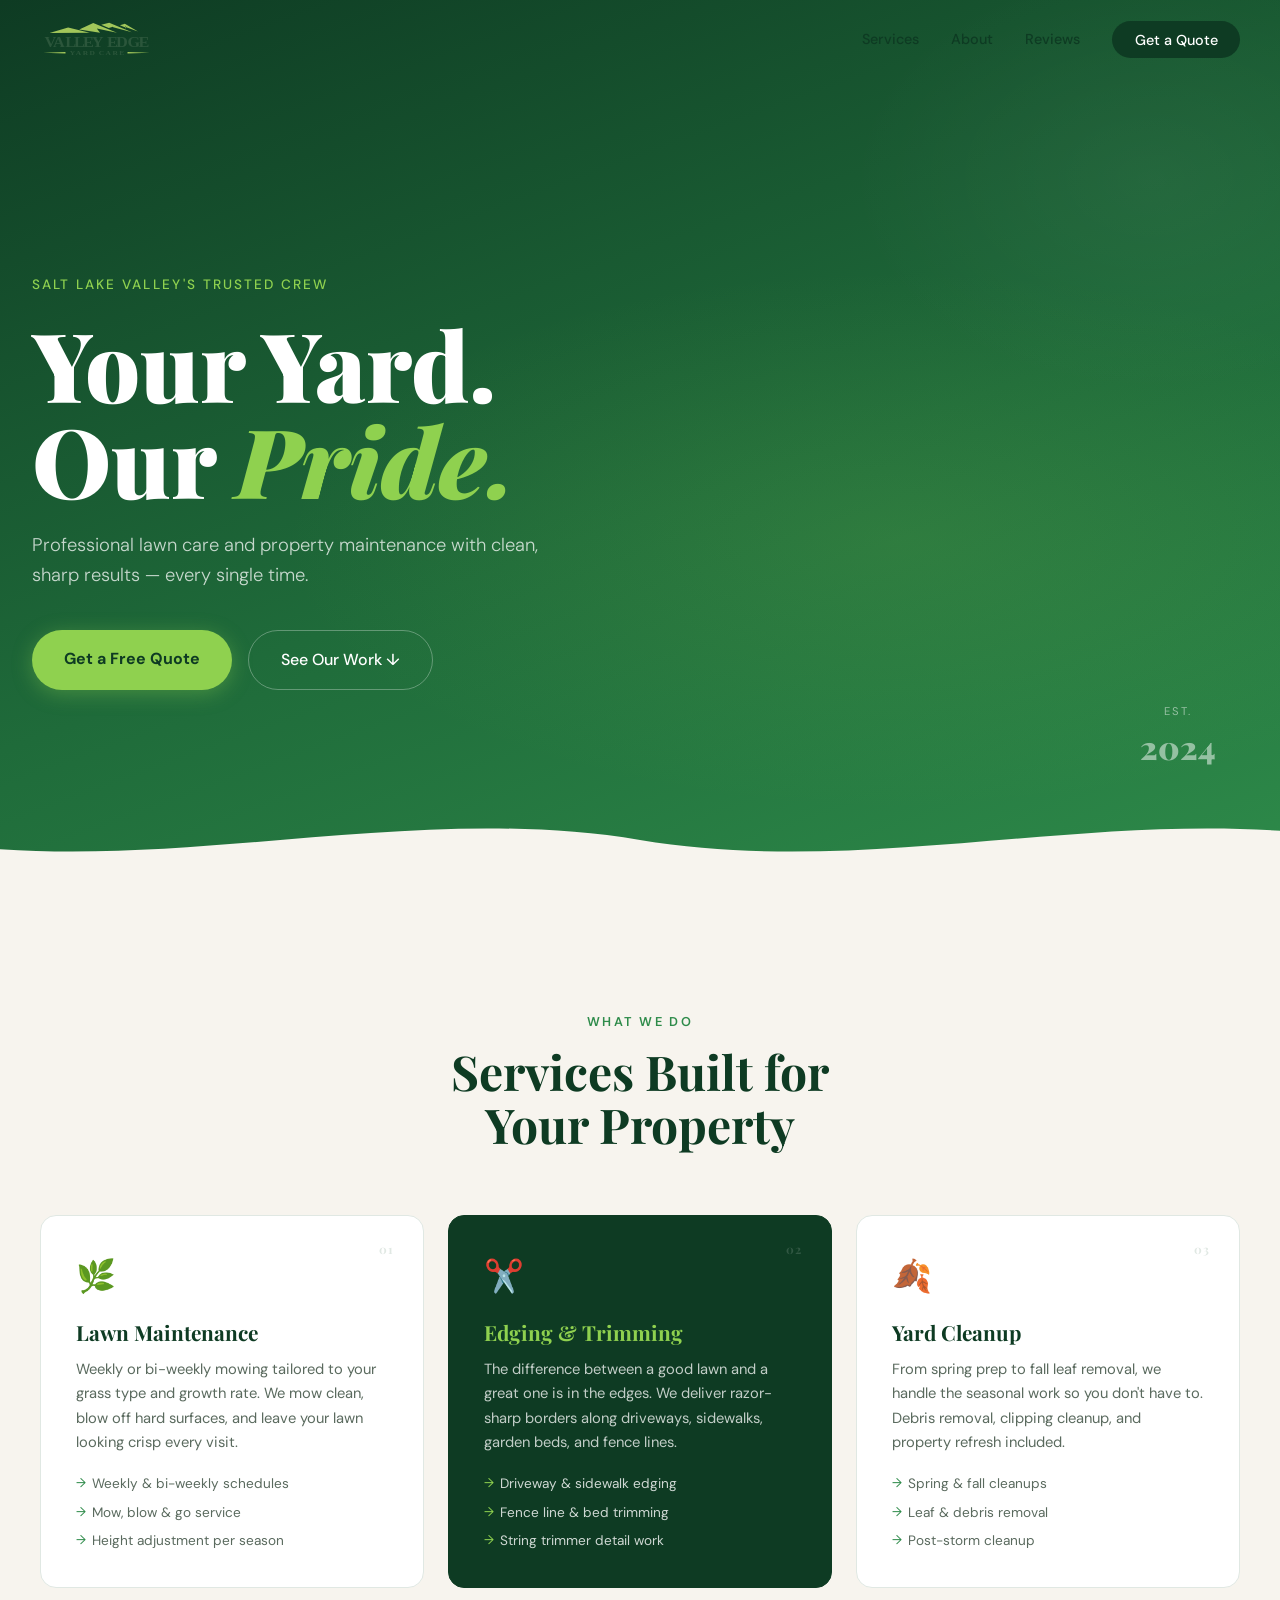
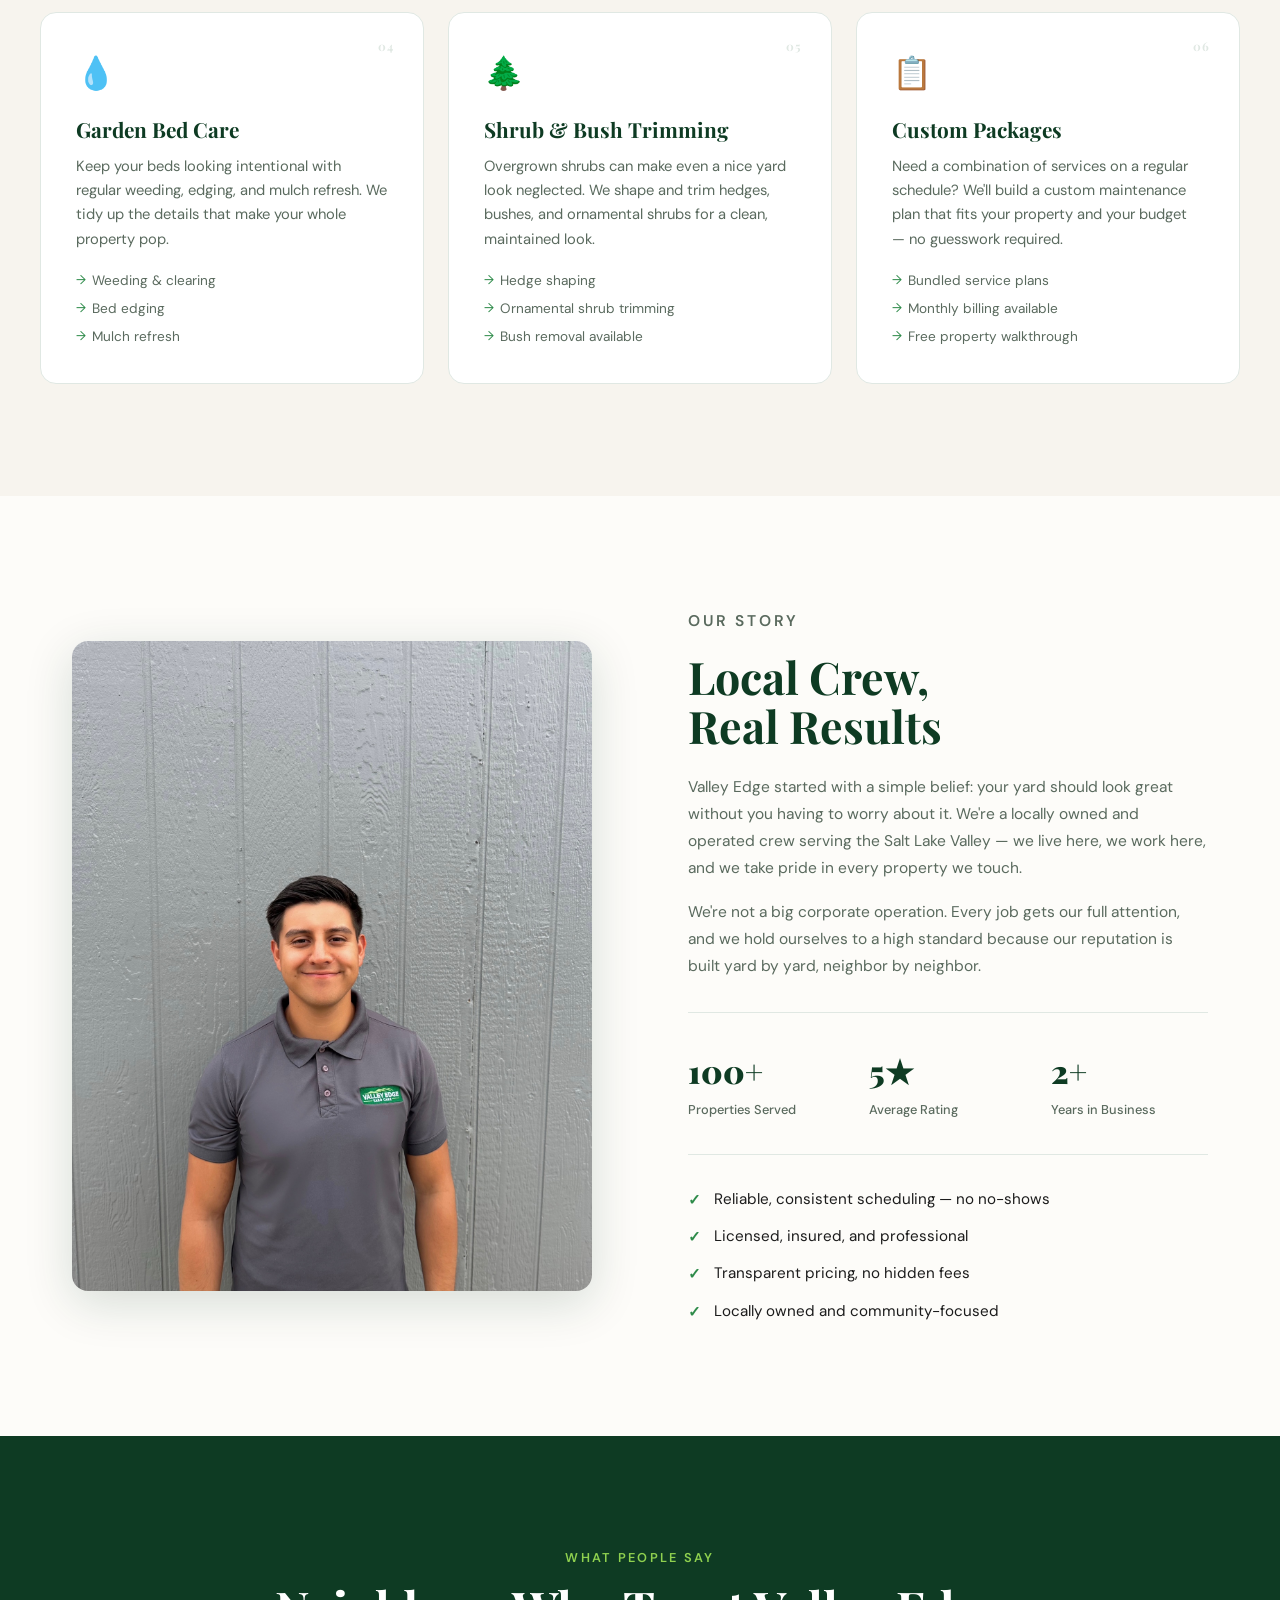
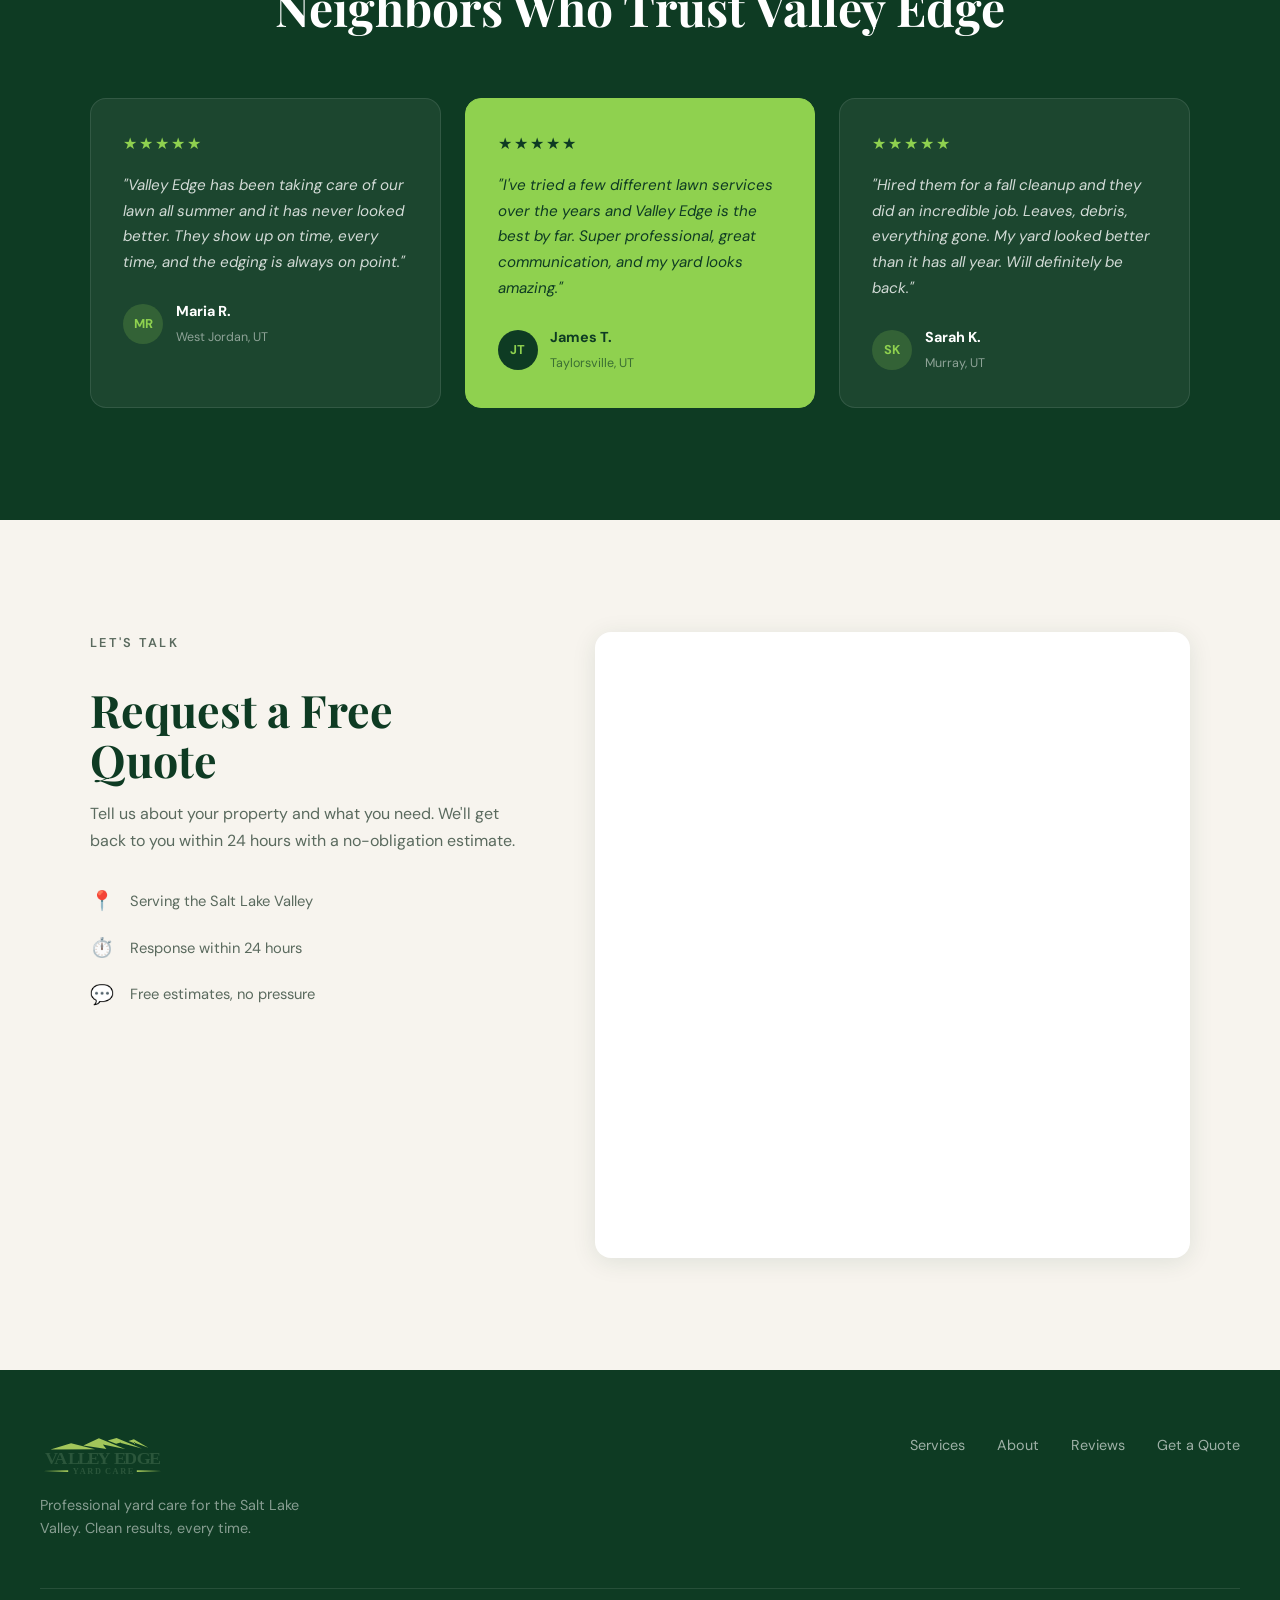
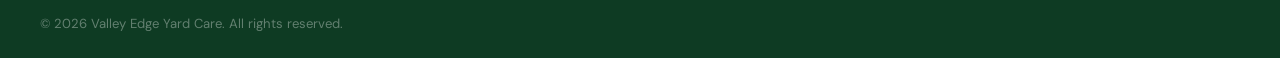
<file: index.html>
<!DOCTYPE html>
<html lang="en">
<head>
  <meta charset="UTF-8" />
  <meta name="viewport" content="width=device-width, initial-scale=1.0" />
  <title>Valley Edge Yard Care | Professional Lawn & Property Maintenance</title>
  <meta name="description" content="Valley Edge Yard Care offers professional lawn maintenance, edging, trimming, and yard cleanup in the Salt Lake Valley. Reliable scheduling, clean results, and honest service every time." />
  <meta name="keywords" content="lawn care, yard maintenance, mowing, edging, trimming, yard cleanup, Salt Lake Valley, professional landscaping" />
  <meta property="og:title" content="Valley Edge Yard Care" />
  <meta property="og:description" content="Professional lawn care and property maintenance you can count on. Clean results, reliable scheduling, and honest pricing." />
  <meta property="og:type" content="website" />
  <link rel="preconnect" href="https://fonts.googleapis.com" />
  <link rel="preconnect" href="https://fonts.gstatic.com" crossorigin />
  <link href="https://fonts.googleapis.com/css2?family=Playfair+Display:wght@700;900&family=DM+Sans:wght@300;400;500&display=swap" rel="stylesheet" />
  <link rel="stylesheet" href="styles/main.css" />
</head>
<body>

  <!-- NAV -->
  <nav class="nav" id="mainNav">
    <div class="nav-inner">
      <div class="nav-logo">
        <img src="images/logo-green.svg" alt="Valley Edge Yard Care" class="logo-img logo-green" />
        <img src="images/logo-white.svg" alt="Valley Edge Yard Care" class="logo-img logo-white" />
      </div>
      <ul class="nav-links">
        <li><a href="#services">Services</a></li>
        <li><a href="#about">About</a></li>
        <li><a href="#testimonials">Reviews</a></li>
        <li><a href="#contact" class="nav-cta">Get a Quote</a></li>
      </ul>
      <button class="hamburger" id="hamburger" aria-label="Open menu">
        <span></span><span></span><span></span>
      </button>
    </div>
  </nav>

  <!-- MOBILE MENU -->
  <div class="mobile-menu" id="mobileMenu">
    <a href="#services" class="mobile-link">Services</a>
    <a href="#about" class="mobile-link">About</a>
    <a href="#testimonials" class="mobile-link">Reviews</a>
    <a href="#contact" class="mobile-link highlight">Get a Quote</a>
  </div>

  <!-- HERO -->
  <header class="hero">
    <div class="hero-bg">
      <div class="hero-grass"></div>
    </div>
    <div class="hero-content">
      <p class="hero-eyebrow">Salt Lake Valley's Trusted Crew</p>
      <h1 class="hero-title">Your Yard.<br>Our <em>Pride.</em></h1>
      <p class="hero-sub">Professional lawn care and property maintenance with clean, sharp results — every single time.</p>
      <div class="hero-actions">
        <a href="#contact" class="btn-primary">Get a Free Quote</a>
        <a href="#services" class="btn-ghost">See Our Work ↓</a>
      </div>
    </div>
    <div class="hero-badge">
      <span>Est.</span>
      <strong>2024</strong>
    </div>
  </header>

  <!-- SERVICES -->
  <section id="services" class="services">
    <div class="section-header">
      <p class="section-eyebrow">What We Do</p>
      <h2>Services Built for<br>Your Property</h2>
    </div>

    <div class="service-grid">
      <div class="service-card" data-num="01">
        <div class="service-icon">🌿</div>
        <h3>Lawn Maintenance</h3>
        <p>Weekly or bi-weekly mowing tailored to your grass type and growth rate. We mow clean, blow off hard surfaces, and leave your lawn looking crisp every visit.</p>
        <ul class="service-list">
          <li>Weekly & bi-weekly schedules</li>
          <li>Mow, blow & go service</li>
          <li>Height adjustment per season</li>
        </ul>
      </div>

      <div class="service-card featured" data-num="02">
        <div class="service-icon">✂️</div>
        <h3>Edging & Trimming</h3>
        <p>The difference between a good lawn and a great one is in the edges. We deliver razor-sharp borders along driveways, sidewalks, garden beds, and fence lines.</p>
        <ul class="service-list">
          <li>Driveway & sidewalk edging</li>
          <li>Fence line & bed trimming</li>
          <li>String trimmer detail work</li>
        </ul>
      </div>

      <div class="service-card" data-num="03">
        <div class="service-icon">🍂</div>
        <h3>Yard Cleanup</h3>
        <p>From spring prep to fall leaf removal, we handle the seasonal work so you don't have to. Debris removal, clipping cleanup, and property refresh included.</p>
        <ul class="service-list">
          <li>Spring & fall cleanups</li>
          <li>Leaf & debris removal</li>
          <li>Post-storm cleanup</li>
        </ul>
      </div>

      <div class="service-card" data-num="04">
        <div class="service-icon">💧</div>
        <h3>Garden Bed Care</h3>
        <p>Keep your beds looking intentional with regular weeding, edging, and mulch refresh. We tidy up the details that make your whole property pop.</p>
        <ul class="service-list">
          <li>Weeding & clearing</li>
          <li>Bed edging</li>
          <li>Mulch refresh</li>
        </ul>
      </div>

      <div class="service-card" data-num="05">
        <div class="service-icon">🌲</div>
        <h3>Shrub & Bush Trimming</h3>
        <p>Overgrown shrubs can make even a nice yard look neglected. We shape and trim hedges, bushes, and ornamental shrubs for a clean, maintained look.</p>
        <ul class="service-list">
          <li>Hedge shaping</li>
          <li>Ornamental shrub trimming</li>
          <li>Bush removal available</li>
        </ul>
      </div>

      <div class="service-card" data-num="06">
        <div class="service-icon">📋</div>
        <h3>Custom Packages</h3>
        <p>Need a combination of services on a regular schedule? We'll build a custom maintenance plan that fits your property and your budget — no guesswork required.</p>
        <ul class="service-list">
          <li>Bundled service plans</li>
          <li>Monthly billing available</li>
          <li>Free property walkthrough</li>
        </ul>
      </div>
    </div>
  </section>

  <!-- ABOUT -->
  <section id="about" class="about">
    <div class="about-image">
      <img src="images/faustino.jpeg" alt="Faustino Ziga, owner of Valley Edge Yard Care" class="about-photo" />
    </div>
    <div class="about-content">
      <p class="section-eyebrow">Our Story</p>
      <h2>Local Crew,<br>Real Results</h2>
      <p>Valley Edge started with a simple belief: your yard should look great without you having to worry about it. We're a locally owned and operated crew serving the Salt Lake Valley — we live here, we work here, and we take pride in every property we touch.</p>
      <p>We're not a big corporate operation. Every job gets our full attention, and we hold ourselves to a high standard because our reputation is built yard by yard, neighbor by neighbor.</p>

      <div class="about-stats">
        <div class="stat">
          <strong>100+</strong>
          <span>Properties Served</span>
        </div>
        <div class="stat">
          <strong>5★</strong>
          <span>Average Rating</span>
        </div>
        <div class="stat">
          <strong>2+</strong>
          <span>Years in Business</span>
        </div>
      </div>

      <ul class="about-list">
        <li><span class="check">✓</span> Reliable, consistent scheduling — no no-shows</li>
        <li><span class="check">✓</span> Licensed, insured, and professional</li>
        <li><span class="check">✓</span> Transparent pricing, no hidden fees</li>
        <li><span class="check">✓</span> Locally owned and community-focused</li>
      </ul>
    </div>
  </section>

  <!-- TESTIMONIALS -->
  <section id="testimonials" class="testimonials">
    <div class="section-header light">
      <p class="section-eyebrow">What People Say</p>
      <h2>Neighbors Who Trust Valley Edge</h2>
    </div>

    <div class="testimonial-grid">
      <div class="testimonial-card">
        <div class="stars">★★★★★</div>
        <p>"Valley Edge has been taking care of our lawn all summer and it has never looked better. They show up on time, every time, and the edging is always on point."</p>
        <div class="reviewer">
          <div class="reviewer-avatar">MR</div>
          <div>
            <strong>Maria R.</strong>
            <span>West Jordan, UT</span>
          </div>
        </div>
      </div>

      <div class="testimonial-card featured">
        <div class="stars">★★★★★</div>
        <p>"I've tried a few different lawn services over the years and Valley Edge is the best by far. Super professional, great communication, and my yard looks amazing."</p>
        <div class="reviewer">
          <div class="reviewer-avatar">JT</div>
          <div>
            <strong>James T.</strong>
            <span>Taylorsville, UT</span>
          </div>
        </div>
      </div>

      <div class="testimonial-card">
        <div class="stars">★★★★★</div>
        <p>"Hired them for a fall cleanup and they did an incredible job. Leaves, debris, everything gone. My yard looked better than it has all year. Will definitely be back."</p>
        <div class="reviewer">
          <div class="reviewer-avatar">SK</div>
          <div>
            <strong>Sarah K.</strong>
            <span>Murray, UT</span>
          </div>
        </div>
      </div>
    </div>
  </section>

<!-- CONTACT -->
<section id="contact" class="contact">
  <div class="contact-inner">
    <div class="contact-info">
      <p class="section-eyebrow">Let's Talk</p>
      <h2>Request a Free Quote</h2>
      <p>Tell us about your property and what you need. We'll get back to you within 24 hours with a no-obligation estimate.</p>
      <div class="contact-details">
        <div class="contact-item">
          <span>📍</span>
          <p>Serving the Salt Lake Valley</p>
        </div>
        <div class="contact-item">
          <span>⏱️</span>
          <p>Response within 24 hours</p>
        </div>
        <div class="contact-item">
          <span>💬</span>
          <p>Free estimates, no pressure</p>
        </div>
      </div>
    </div>

    <div class="contact-form-wrap">
      <iframe
        id="JotFormIFrame-262018542342046"
        title="Service Interest Form"
        onload="window.parent.scrollTo(0,0)"
        allowtransparency="true"
        allow="geolocation; microphone; camera; fullscreen; payment"
        src="https://form.jotform.com/262018542342046"
        frameborder="0"
        style="min-width:100%;max-width:100%;height:539px;border:none;"
        scrolling="no"
      >
      </iframe>
      <script src='https://cdn.jotfor.ms/s/umd/latest/for-form-embed-handler.js'></script>
      <script>window.jotformEmbedHandler("iframe[id='JotFormIFrame-262018542342046']", "https://form.jotform.com/")</script>
    </div>
  </div>
</section>

  <!-- FOOTER -->
  <footer class="footer">
    <div class="footer-inner">
      <div class="footer-brand">
        <img src="images/logo-white.svg" alt="Valley Edge Yard Care" class="footer-logo" />
        <p>Professional yard care for the Salt Lake Valley. Clean results, every time.</p>
      </div>
      <div class="footer-links">
        <a href="#services">Services</a>
        <a href="#about">About</a>
        <a href="#testimonials">Reviews</a>
        <a href="#contact">Get a Quote</a>
      </div>
    </div>
    <div class="footer-bottom">
      <p>© 2026 Valley Edge Yard Care. All rights reserved.</p>
    </div>
  </footer>

  <script src="scripts/main.js"></script>
</body>
</html>
</file>
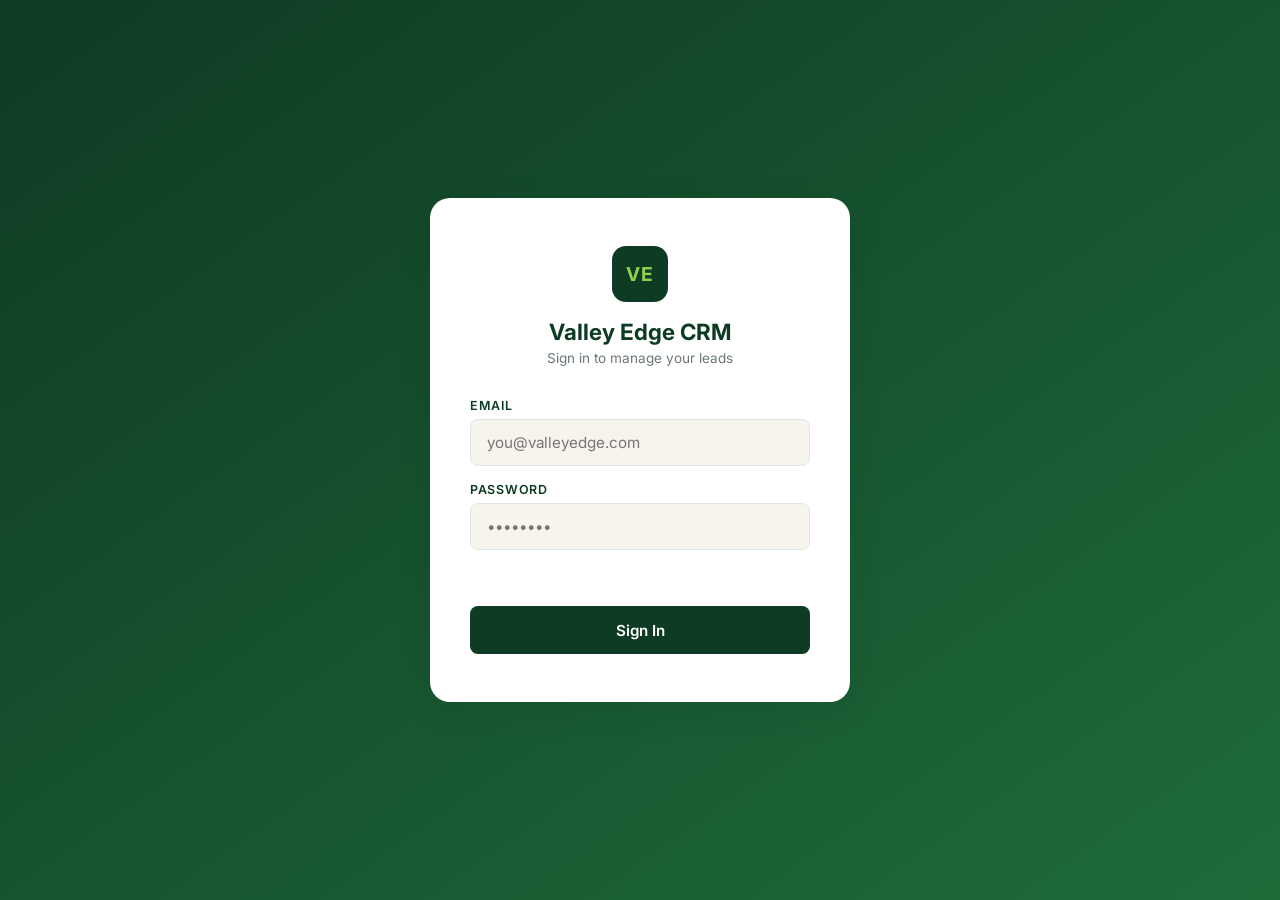
<file: crm.html>
<!DOCTYPE html>
<html lang="en">
<head>
  <meta charset="UTF-8" />
  <meta name="viewport" content="width=device-width, initial-scale=1.0" />
  <title>Valley Edge CRM</title>
  <link href="https://fonts.googleapis.com/css2?family=Inter:wght@300;400;500;600;700&display=swap" rel="stylesheet" />
  <style>
    /* ── TOKENS ── */
    :root {
      --green-deep:    #0E3B23;
      --green-mid:     #1F6B3A;
      --green-bright:  #2E8B4A;
      --green-light:   #8FD14F;
      --green-pale:    #EBF7E0;
      --cream:         #F7F4EE;
      --white:         #FFFFFF;
      --charcoal:      #1C1C1C;
      --muted:         #6B7A6F;
      --border:        #DDE8E0;
      --danger:        #C0392B;
      --danger-pale:   #FDECEA;
      --warn:          #D4860A;
      --warn-pale:     #FEF3DC;
      --radius:        12px;
      --radius-sm:     8px;
      --shadow:        0 2px 12px rgba(14,59,35,0.08);
      --shadow-lg:     0 8px 32px rgba(14,59,35,0.14);
      --font:          'Inter', sans-serif;
      --transition:    0.2s ease;
    }

    /* ── RESET ── */
    *, *::before, *::after { box-sizing: border-box; margin: 0; padding: 0; }
    body { font-family: var(--font); background: var(--cream); color: var(--charcoal); min-height: 100vh; }
    button { font-family: var(--font); cursor: pointer; }
    input, select, textarea { font-family: var(--font); }

    /* ══════════════════════════════════════
       LOGIN SCREEN
    ══════════════════════════════════════ */
    #loginScreen {
      min-height: 100vh;
      display: flex;
      align-items: center;
      justify-content: center;
      background: linear-gradient(145deg, var(--green-deep) 0%, var(--green-mid) 100%);
      padding: 2rem;
    }

    .login-card {
      background: var(--white);
      border-radius: 20px;
      padding: 3rem 2.5rem;
      width: 100%;
      max-width: 420px;
      box-shadow: var(--shadow-lg);
    }

    .login-logo {
      text-align: center;
      margin-bottom: 2rem;
    }

    .login-logo .logo-badge {
      display: inline-flex;
      align-items: center;
      justify-content: center;
      width: 56px; height: 56px;
      background: var(--green-deep);
      border-radius: 14px;
      margin-bottom: 1rem;
    }

    .login-logo .logo-badge span {
      color: var(--green-light);
      font-size: 1.2rem;
      font-weight: 700;
      letter-spacing: 0.05em;
    }

    .login-logo h1 {
      font-size: 1.4rem;
      font-weight: 700;
      color: var(--green-deep);
    }

    .login-logo p {
      font-size: 0.85rem;
      color: var(--muted);
      margin-top: 0.3rem;
    }

    .login-form { display: flex; flex-direction: column; gap: 1rem; }

    .field-group { display: flex; flex-direction: column; gap: 0.4rem; }

    .field-group label {
      font-size: 0.78rem;
      font-weight: 600;
      color: var(--green-deep);
      letter-spacing: 0.06em;
      text-transform: uppercase;
    }

    .field-group input {
      padding: 0.8rem 1rem;
      border: 1.5px solid var(--border);
      border-radius: var(--radius-sm);
      font-size: 0.95rem;
      color: var(--charcoal);
      background: var(--cream);
      outline: none;
      transition: border-color var(--transition), box-shadow var(--transition);
    }

    .field-group input:focus {
      border-color: var(--green-bright);
      box-shadow: 0 0 0 3px rgba(46,139,74,0.12);
    }

    .btn-login {
      margin-top: 0.5rem;
      background: var(--green-deep);
      color: white;
      border: none;
      padding: 0.9rem;
      border-radius: var(--radius-sm);
      font-size: 0.95rem;
      font-weight: 600;
      transition: background var(--transition), transform var(--transition);
    }

    .btn-login:hover { background: var(--green-bright); transform: translateY(-1px); }

    #loginError {
      font-size: 0.85rem;
      color: var(--danger);
      text-align: center;
      min-height: 1.2em;
    }

    /* ══════════════════════════════════════
       APP SHELL
    ══════════════════════════════════════ */
    #app { display: none; min-height: 100vh; flex-direction: column; }

    /* ── TOP BAR ── */
    .topbar {
      background: var(--green-deep);
      padding: 0 2rem;
      height: 60px;
      display: flex;
      align-items: center;
      justify-content: space-between;
      position: sticky;
      top: 0;
      z-index: 50;
      box-shadow: 0 2px 8px rgba(0,0,0,0.15);
    }

    .topbar-brand {
      display: flex;
      align-items: center;
      gap: 0.75rem;
    }

    .topbar-badge {
      background: var(--green-light);
      color: var(--green-deep);
      font-weight: 700;
      font-size: 0.75rem;
      width: 32px; height: 32px;
      border-radius: 8px;
      display: grid;
      place-items: center;
      letter-spacing: 0.05em;
    }

    .topbar-brand span {
      color: white;
      font-weight: 600;
      font-size: 1rem;
    }

    .topbar-brand small {
      color: rgba(255,255,255,0.45);
      font-size: 0.72rem;
      margin-left: 0.5rem;
      font-weight: 400;
    }

    .topbar-right { display: flex; align-items: center; gap: 1rem; }

    .topbar-user {
      font-size: 0.82rem;
      color: rgba(255,255,255,0.6);
    }

    .btn-logout {
      background: rgba(255,255,255,0.1);
      color: white;
      border: 1px solid rgba(255,255,255,0.2);
      padding: 0.4rem 0.9rem;
      border-radius: 6px;
      font-size: 0.8rem;
      font-weight: 500;
      transition: background var(--transition);
    }

    .btn-logout:hover { background: rgba(255,255,255,0.18); }

    /* ── MAIN LAYOUT ── */
    .main { padding: 2rem; max-width: 1300px; margin: auto; }

    /* ── STATS ROW ── */
    .stats-row {
      display: grid;
      grid-template-columns: repeat(4, 1fr);
      gap: 1rem;
      margin-bottom: 2rem;
    }

    .stat-card {
      background: var(--white);
      border-radius: var(--radius);
      padding: 1.4rem 1.6rem;
      border: 1.5px solid var(--border);
      display: flex;
      flex-direction: column;
      gap: 0.3rem;
    }

    .stat-card .stat-label {
      font-size: 0.75rem;
      font-weight: 600;
      color: var(--muted);
      text-transform: uppercase;
      letter-spacing: 0.08em;
    }

    .stat-card .stat-value {
      font-size: 2rem;
      font-weight: 700;
      color: var(--green-deep);
      line-height: 1;
    }

    .stat-card .stat-sub {
      font-size: 0.78rem;
      color: var(--muted);
    }

    .stat-card.highlight { background: var(--green-deep); border-color: var(--green-deep); }
    .stat-card.highlight .stat-label { color: rgba(255,255,255,0.55); }
    .stat-card.highlight .stat-value { color: var(--green-light); }
    .stat-card.highlight .stat-sub { color: rgba(255,255,255,0.45); }

    /* ── TOOLBAR ── */
    .toolbar {
      display: flex;
      align-items: center;
      justify-content: space-between;
      gap: 1rem;
      margin-bottom: 1.2rem;
      flex-wrap: wrap;
    }

    .toolbar-left { display: flex; align-items: center; gap: 0.75rem; flex-wrap: wrap; }

    .search-wrap {
      position: relative;
    }

    .search-wrap input {
      padding: 0.6rem 1rem 0.6rem 2.4rem;
      border: 1.5px solid var(--border);
      border-radius: var(--radius-sm);
      font-size: 0.88rem;
      background: var(--white);
      outline: none;
      width: 240px;
      transition: border-color var(--transition);
    }

    .search-wrap input:focus { border-color: var(--green-bright); }

    .search-wrap::before {
      content: '🔍';
      position: absolute;
      left: 0.7rem;
      top: 50%;
      transform: translateY(-50%);
      font-size: 0.8rem;
      pointer-events: none;
    }

    .filter-select {
      padding: 0.6rem 0.9rem;
      border: 1.5px solid var(--border);
      border-radius: var(--radius-sm);
      font-size: 0.88rem;
      background: var(--white);
      color: var(--charcoal);
      outline: none;
      cursor: pointer;
    }

    .btn-add {
      background: var(--green-light);
      color: var(--green-deep);
      border: none;
      padding: 0.6rem 1.2rem;
      border-radius: var(--radius-sm);
      font-size: 0.88rem;
      font-weight: 700;
      display: flex;
      align-items: center;
      gap: 0.4rem;
      transition: background var(--transition), transform var(--transition);
    }

    .btn-add:hover { background: #7ec43e; transform: translateY(-1px); }

    /* ── LEADS TABLE ── */
    .table-wrap {
      background: var(--white);
      border-radius: var(--radius);
      border: 1.5px solid var(--border);
      overflow: hidden;
      box-shadow: var(--shadow);
    }

    table {
      width: 100%;
      border-collapse: collapse;
    }

    thead {
      background: var(--green-deep);
    }

    thead th {
      padding: 0.9rem 1.2rem;
      text-align: left;
      font-size: 0.72rem;
      font-weight: 600;
      color: rgba(255,255,255,0.7);
      text-transform: uppercase;
      letter-spacing: 0.1em;
      white-space: nowrap;
    }

    tbody tr {
      border-bottom: 1px solid var(--border);
      transition: background var(--transition);
    }

    tbody tr:last-child { border-bottom: none; }
    tbody tr:hover { background: var(--cream); }

    tbody td {
      padding: 1rem 1.2rem;
      font-size: 0.88rem;
      color: var(--charcoal);
      vertical-align: middle;
    }

    .lead-name { font-weight: 600; color: var(--green-deep); }
    .lead-phone { color: var(--muted); font-size: 0.83rem; }
    .lead-email { color: var(--muted); font-size: 0.83rem; }
    .lead-date { color: var(--muted); font-size: 0.82rem; white-space: nowrap; }

    /* Status badges */
    .status-badge {
      display: inline-flex;
      align-items: center;
      gap: 0.3rem;
      padding: 0.25rem 0.7rem;
      border-radius: 50px;
      font-size: 0.75rem;
      font-weight: 600;
      white-space: nowrap;
    }

    .status-new      { background: #E3F2FD; color: #1565C0; }
    .status-contacted { background: var(--warn-pale); color: var(--warn); }
    .status-quoted   { background: #EDE7F6; color: #6A1B9A; }
    .status-won      { background: var(--green-pale); color: var(--green-mid); }
    .status-lost     { background: var(--danger-pale); color: var(--danger); }

    .status-select {
      border: none;
      background: transparent;
      font-size: 0.75rem;
      font-weight: 600;
      cursor: pointer;
      outline: none;
      padding: 0;
      color: inherit;
    }

    .action-btns { display: flex; gap: 0.5rem; }

    .btn-icon {
      background: none;
      border: 1.5px solid var(--border);
      border-radius: 6px;
      padding: 0.3rem 0.5rem;
      font-size: 0.8rem;
      color: var(--muted);
      transition: all var(--transition);
    }

    .btn-icon:hover { border-color: var(--green-bright); color: var(--green-bright); }
    .btn-icon.danger:hover { border-color: var(--danger); color: var(--danger); }

    /* Empty state */
    .empty-state {
      text-align: center;
      padding: 4rem 2rem;
      color: var(--muted);
    }

    .empty-state .empty-icon { font-size: 2.5rem; margin-bottom: 1rem; }
    .empty-state h3 { font-size: 1.1rem; color: var(--charcoal); margin-bottom: 0.5rem; }
    .empty-state p { font-size: 0.88rem; }

    /* ══════════════════════════════════════
       MODAL
    ══════════════════════════════════════ */
    .modal-overlay {
      display: none;
      position: fixed;
      inset: 0;
      background: rgba(14,59,35,0.45);
      z-index: 200;
      align-items: center;
      justify-content: center;
      padding: 1rem;
      backdrop-filter: blur(4px);
    }

    .modal-overlay.open { display: flex; }

    .modal {
      background: var(--white);
      border-radius: 16px;
      padding: 2rem;
      width: 100%;
      max-width: 520px;
      box-shadow: var(--shadow-lg);
      max-height: 90vh;
      overflow-y: auto;
    }

    .modal-header {
      display: flex;
      align-items: center;
      justify-content: space-between;
      margin-bottom: 1.5rem;
    }

    .modal-header h2 { font-size: 1.2rem; color: var(--green-deep); }

    .btn-close {
      background: none;
      border: none;
      font-size: 1.3rem;
      color: var(--muted);
      cursor: pointer;
      line-height: 1;
    }

    .modal-form { display: flex; flex-direction: column; gap: 1rem; }

    .modal-row { display: grid; grid-template-columns: 1fr 1fr; gap: 1rem; }

    .modal-form label {
      display: block;
      font-size: 0.75rem;
      font-weight: 600;
      color: var(--green-deep);
      text-transform: uppercase;
      letter-spacing: 0.06em;
      margin-bottom: 0.4rem;
    }

    .modal-form input,
    .modal-form select {
      width: 100%;
      padding: 0.75rem 0.9rem;
      border: 1.5px solid var(--border);
      border-radius: var(--radius-sm);
      font-size: 0.92rem;
      color: var(--charcoal);
      background: var(--cream);
      outline: none;
      transition: border-color var(--transition), box-shadow var(--transition);
    }

    .modal-form input:focus,
    .modal-form select:focus {
      border-color: var(--green-bright);
      box-shadow: 0 0 0 3px rgba(46,139,74,0.12);
    }

    .modal-actions {
      display: flex;
      gap: 0.75rem;
      justify-content: flex-end;
      margin-top: 0.5rem;
    }

    .btn-cancel {
      background: var(--cream);
      color: var(--muted);
      border: 1.5px solid var(--border);
      padding: 0.7rem 1.4rem;
      border-radius: var(--radius-sm);
      font-size: 0.9rem;
      font-weight: 500;
    }

    .btn-save {
      background: var(--green-deep);
      color: white;
      border: none;
      padding: 0.7rem 1.6rem;
      border-radius: var(--radius-sm);
      font-size: 0.9rem;
      font-weight: 600;
      transition: background var(--transition);
    }

    .btn-save:hover { background: var(--green-bright); }

    /* ── USERS PAGE ── */
    .page { display: none; }
    .page.active { display: block; }

    .nav-tabs {
      display: flex;
      gap: 0.25rem;
      margin-right: 1rem;
    }

    .nav-tab {
      background: rgba(255,255,255,0.08);
      color: rgba(255,255,255,0.65);
      border: none;
      padding: 0.4rem 1rem;
      border-radius: 6px;
      font-size: 0.82rem;
      font-weight: 500;
      transition: all var(--transition);
    }

    .nav-tab:hover { background: rgba(255,255,255,0.15); color: white; }
    .nav-tab.active { background: var(--green-light); color: var(--green-deep); font-weight: 700; }

    .users-wrap {
      background: var(--white);
      border-radius: var(--radius);
      border: 1.5px solid var(--border);
      overflow: hidden;
      box-shadow: var(--shadow);
      max-width: 800px;
    }

    .users-wrap table { width: 100%; border-collapse: collapse; }
    .users-wrap thead { background: var(--green-deep); }
    .users-wrap thead th {
      padding: 0.9rem 1.2rem;
      text-align: left;
      font-size: 0.72rem;
      font-weight: 600;
      color: rgba(255,255,255,0.7);
      text-transform: uppercase;
      letter-spacing: 0.1em;
    }
    .users-wrap tbody tr { border-bottom: 1px solid var(--border); transition: background var(--transition); }
    .users-wrap tbody tr:last-child { border-bottom: none; }
    .users-wrap tbody tr:hover { background: var(--cream); }
    .users-wrap tbody td { padding: 1rem 1.2rem; font-size: 0.88rem; vertical-align: middle; }

    .user-email { font-weight: 600; color: var(--green-deep); }
    .user-role {
      display: inline-block;
      padding: 0.2rem 0.6rem;
      border-radius: 50px;
      font-size: 0.72rem;
      font-weight: 600;
    }
    .role-admin { background: var(--green-pale); color: var(--green-mid); }
    .role-user  { background: #EDE7F6; color: #6A1B9A; }

    .page-header {
      display: flex;
      align-items: center;
      justify-content: space-between;
      margin-bottom: 1.5rem;
    }

    .page-header h2 { font-size: 1.3rem; color: var(--green-deep); }
    .page-header p  { font-size: 0.85rem; color: var(--muted); margin-top: 0.2rem; }

    /* ── TOAST ── */
    .toast {
      position: fixed;
      bottom: 2rem;
      right: 2rem;
      background: var(--green-deep);
      color: white;
      padding: 0.8rem 1.4rem;
      border-radius: var(--radius-sm);
      font-size: 0.88rem;
      font-weight: 500;
      box-shadow: var(--shadow-lg);
      z-index: 300;
      opacity: 0;
      transform: translateY(12px);
      transition: opacity 0.25s, transform 0.25s;
      pointer-events: none;
    }

    .toast.show { opacity: 1; transform: translateY(0); }

    /* ── RESPONSIVE ── */
    @media (max-width: 900px) {
      .stats-row { grid-template-columns: repeat(2, 1fr); }
      .main { padding: 1rem; }
    }

    @media (max-width: 600px) {
      .stats-row { grid-template-columns: 1fr 1fr; }
      .search-wrap input { width: 100%; }
      .toolbar { flex-direction: column; align-items: stretch; }
      .toolbar-left { flex-direction: column; }
      .modal-row { grid-template-columns: 1fr; }
      thead th:nth-child(3),
      tbody td:nth-child(3) { display: none; }
    }
  </style>
</head>
<body>

<!-- ════════════════════════════════════
     LOGIN SCREEN
════════════════════════════════════ -->
<div id="loginScreen">
  <div class="login-card">
    <div class="login-logo">
      <div class="logo-badge"><span>VE</span></div>
      <h1>Valley Edge CRM</h1>
      <p>Sign in to manage your leads</p>
    </div>
    <div class="login-form">
      <div class="field-group">
        <label for="loginEmail">Email</label>
        <input type="email" id="loginEmail" placeholder="you@valleyedge.com" />
      </div>
      <div class="field-group">
        <label for="loginPassword">Password</label>
        <input type="password" id="loginPassword" placeholder="••••••••" />
      </div>
      <p id="loginError"></p>
      <button class="btn-login" id="loginBtn">Sign In</button>
    </div>
  </div>
</div>

<!-- ════════════════════════════════════
     APP
════════════════════════════════════ -->
<div id="app">

  <!-- TOP BAR -->
  <nav class="topbar">
    <div class="topbar-brand">
      <div class="topbar-badge">VE</div>
      <span>Valley Edge <small>CRM</small></span>
    </div>
    <div class="topbar-right">
      <div class="nav-tabs" id="navTabs">
        <button class="nav-tab active" data-page="leadsPage">Leads</button>
        <button class="nav-tab" data-page="usersPage" id="usersTab" style="display:none;">Users</button>
      </div>
      <span class="topbar-user" id="topbarUser"></span>
      <button class="btn-logout" id="logoutBtn">Sign Out</button>
    </div>
  </nav>

  <!-- MAIN -->
  <main class="main">

    <!-- ══ LEADS PAGE ══ -->
    <div class="page active" id="leadsPage">

    <!-- STATS -->
    <div class="stats-row" id="statsRow">
      <div class="stat-card highlight">
        <div class="stat-label">Total Leads</div>
        <div class="stat-value" id="statTotal">0</div>
        <div class="stat-sub">All time</div>
      </div>
      <div class="stat-card">
        <div class="stat-label">New</div>
        <div class="stat-value" id="statNew">0</div>
        <div class="stat-sub">Needs follow-up</div>
      </div>
      <div class="stat-card">
        <div class="stat-label">Won</div>
        <div class="stat-value" id="statWon">0</div>
        <div class="stat-sub">Converted</div>
      </div>
      <div class="stat-card">
        <div class="stat-label">This Month</div>
        <div class="stat-value" id="statMonth">0</div>
        <div class="stat-sub">New leads</div>
      </div>
    </div>

    <!-- TOOLBAR -->
    <div class="toolbar">
      <div class="toolbar-left">
        <div class="search-wrap">
          <input type="text" id="searchInput" placeholder="Search leads..." />
        </div>
        <select class="filter-select" id="filterStatus">
          <option value="">All Statuses</option>
          <option value="new">New</option>
          <option value="contacted">Contacted</option>
          <option value="quoted">Quoted</option>
          <option value="won">Won</option>
          <option value="lost">Lost</option>
        </select>
        <select class="filter-select" id="filterService">
          <option value="">All Services</option>
          <option>Lawn Maintenance</option>
          <option>Edging & Trimming</option>
          <option>Yard Cleanup</option>
          <option>Garden Bed Care</option>
          <option>Shrub & Bush Trimming</option>
          <option>Custom Package</option>
        </select>
      </div>
      <button class="btn-add" id="addLeadBtn">＋ Add Lead</button>
    </div>

    <!-- TABLE -->
    <div class="table-wrap">
      <table id="leadsTable">
        <thead>
          <tr>
            <th>Name</th>
            <th>Contact</th>
            <th>Service</th>
            <th>Status</th>
            <th>Date</th>
            <th>Actions</th>
          </tr>
        </thead>
        <tbody id="leadsBody"></tbody>
      </table>
      <div id="emptyState" class="empty-state" style="display:none;">
        <div class="empty-icon">📋</div>
        <h3>No leads yet</h3>
        <p>Add your first lead manually or wait for form submissions to come in.</p>
      </div>
    </div>

    </div><!-- end leadsPage -->

    <!-- ══ USERS PAGE ══ -->
    <div class="page" id="usersPage">
      <div class="page-header">
        <div>
          <h2>User Management</h2>
          <p>Add, edit, or remove users who can access this CRM.</p>
        </div>
        <button class="btn-add" id="addUserBtn">＋ Add User</button>
      </div>

      <div class="users-wrap">
        <table>
          <thead>
            <tr>
              <th>Email</th>
              <th>Role</th>
              <th>Actions</th>
            </tr>
          </thead>
          <tbody id="usersBody"></tbody>
        </table>
      </div>
    </div><!-- end usersPage -->

  </main>
</div>

<!-- ════════════════════════════════════
     ADD / EDIT MODAL
════════════════════════════════════ -->
<div class="modal-overlay" id="modalOverlay">
  <div class="modal">
    <div class="modal-header">
      <h2 id="modalTitle">Add Lead</h2>
      <button class="btn-close" id="closeModal">✕</button>
    </div>
    <div class="modal-form">
      <div class="modal-row">
        <div>
          <label for="fName">Full Name *</label>
          <input type="text" id="fName" placeholder="John Smith" />
        </div>
        <div>
          <label for="fPhone">Phone *</label>
          <input type="tel" id="fPhone" placeholder="(801) 555-0123" />
        </div>
      </div>
      <div>
        <label for="fEmail">Email</label>
        <input type="email" id="fEmail" placeholder="john@email.com" />
      </div>
      <div class="modal-row">
        <div>
          <label for="fService">Service</label>
          <select id="fService">
            <option value="">Select...</option>
            <option>Lawn Maintenance</option>
            <option>Edging & Trimming</option>
            <option>Yard Cleanup</option>
            <option>Garden Bed Care</option>
            <option>Shrub & Bush Trimming</option>
            <option>Custom Package</option>
          </select>
        </div>
        <div>
          <label for="fStatus">Status</label>
          <select id="fStatus">
            <option value="new">New</option>
            <option value="contacted">Contacted</option>
            <option value="quoted">Quoted</option>
            <option value="won">Won</option>
            <option value="lost">Lost</option>
          </select>
        </div>
      </div>
      <input type="hidden" id="fId" />
      <div class="modal-actions">
        <button class="btn-cancel" id="cancelModal">Cancel</button>
        <button class="btn-save" id="saveLeadBtn">Save Lead</button>
      </div>
    </div>
  </div>
</div>

<!-- ════════════════════════════════════
     ADD / EDIT USER MODAL
════════════════════════════════════ -->
<div class="modal-overlay" id="userModalOverlay">
  <div class="modal">
    <div class="modal-header">
      <h2 id="userModalTitle">Add User</h2>
      <button class="btn-close" id="closeUserModal">✕</button>
    </div>
    <div class="modal-form">
      <div>
        <label for="uEmail">Email Address *</label>
        <input type="email" id="uEmail" placeholder="name@valleyedge.com" />
      </div>
      <div>
        <label for="uPassword">Password *</label>
        <input type="password" id="uPassword" placeholder="Min. 8 characters" />
      </div>
      <div>
        <label for="uRole">Role</label>
        <select id="uRole">
          <option value="user">User — can view and manage leads</option>
          <option value="admin">Admin — can also manage users</option>
        </select>
      </div>
      <input type="hidden" id="uId" />
      <p id="userFormError" style="color:var(--danger);font-size:0.83rem;min-height:1em;"></p>
      <div class="modal-actions">
        <button class="btn-cancel" id="cancelUserModal">Cancel</button>
        <button class="btn-save" id="saveUserBtn">Save User</button>
      </div>
    </div>
  </div>
</div>

<!-- TOAST -->
<div class="toast" id="toast"></div>

<script>
// ═══════════════════════════════════════
//  STORAGE KEYS
// ═══════════════════════════════════════
const STORAGE_KEY  = 've_crm_leads';
const SESSION_KEY  = 've_crm_session';
const USERS_KEY    = 've_crm_users';

// Default admin — seeded on first load
const DEFAULT_USERS = [
  { id: 'admin-1', email: 'faustino@valleyedge.com', password: 'ValleyEdge2024!', role: 'admin' },
];

// ═══════════════════════════════════════
//  STATE
// ═══════════════════════════════════════
let leads      = [];
let editingId  = null;
let currentUser = null;

// ═══════════════════════════════════════
//  USERS DATA
// ═══════════════════════════════════════
function loadUsers() {
  const stored = localStorage.getItem(USERS_KEY);
  if (!stored) {
    localStorage.setItem(USERS_KEY, JSON.stringify(DEFAULT_USERS));
    return DEFAULT_USERS;
  }
  return JSON.parse(stored);
}

function saveUsers(users) {
  localStorage.setItem(USERS_KEY, JSON.stringify(users));
}

function getUsers() {
  return loadUsers();
}

// ═══════════════════════════════════════
//  AUTH
// ═══════════════════════════════════════
function checkSession() {
  const session = localStorage.getItem(SESSION_KEY);
  if (session) {
    const { email } = JSON.parse(session);
    const users = getUsers();
    const user = users.find(u => u.email === email);
    if (user) { showApp(user); return true; }
    localStorage.removeItem(SESSION_KEY);
  }
  return false;
}

document.getElementById('loginBtn').addEventListener('click', () => {
  const email    = document.getElementById('loginEmail').value.trim().toLowerCase();
  const password = document.getElementById('loginPassword').value;
  const errorEl  = document.getElementById('loginError');

  const users = getUsers();
  const user  = users.find(u => u.email === email && u.password === password);
  if (user) {
    localStorage.setItem(SESSION_KEY, JSON.stringify({ email }));
    errorEl.textContent = '';
    showApp(user);
  } else {
    errorEl.textContent = 'Incorrect email or password.';
  }
});

['loginEmail','loginPassword'].forEach(id => {
  document.getElementById(id).addEventListener('keydown', e => {
    if (e.key === 'Enter') document.getElementById('loginBtn').click();
  });
});

document.getElementById('logoutBtn').addEventListener('click', () => {
  localStorage.removeItem(SESSION_KEY);
  currentUser = null;
  document.getElementById('app').style.display = 'none';
  document.getElementById('loginScreen').style.display = 'flex';
  switchPage('leadsPage');
});

function showApp(user) {
  currentUser = user;
  document.getElementById('loginScreen').style.display = 'none';
  document.getElementById('app').style.display = 'flex';
  document.getElementById('topbarUser').textContent = user.email;

  // Show Users tab only for admins
  const usersTab = document.getElementById('usersTab');
  usersTab.style.display = user.role === 'admin' ? 'inline-block' : 'none';

  loadLeads();
  renderTable();
}

// ═══════════════════════════════════════
//  PAGE SWITCHING
// ═══════════════════════════════════════
function switchPage(pageId) {
  document.querySelectorAll('.page').forEach(p => p.classList.remove('active'));
  document.querySelectorAll('.nav-tab').forEach(t => t.classList.remove('active'));
  document.getElementById(pageId).classList.add('active');
  document.querySelector(`[data-page="${pageId}"]`)?.classList.add('active');
  if (pageId === 'usersPage') renderUsersTable();
}

document.querySelectorAll('.nav-tab').forEach(tab => {
  tab.addEventListener('click', () => switchPage(tab.dataset.page));
});

// ═══════════════════════════════════════
//  USERS TABLE
// ═══════════════════════════════════════
function renderUsersTable() {
  const users = getUsers();
  const tbody = document.getElementById('usersBody');
  tbody.innerHTML = '';

  users.forEach(user => {
    const isCurrentUser = user.email === currentUser.email;
    const tr = document.createElement('tr');
    tr.innerHTML = `
      <td><span class="user-email">${escHtml(user.email)}</span>${isCurrentUser ? ' <span style="font-size:0.72rem;color:var(--muted);">(you)</span>' : ''}</td>
      <td><span class="user-role ${user.role === 'admin' ? 'role-admin' : 'role-user'}">${user.role === 'admin' ? 'Admin' : 'User'}</span></td>
      <td>
        <div class="action-btns">
          <button class="btn-icon" data-edit-user="${user.id}" title="Edit">✏️</button>
          ${!isCurrentUser ? `<button class="btn-icon danger" data-del-user="${user.id}" title="Remove">🗑</button>` : ''}
        </div>
      </td>
    `;
    tbody.appendChild(tr);
  });

  // Edit user
  document.querySelectorAll('[data-edit-user]').forEach(btn => {
    btn.addEventListener('click', e => openUserModal(e.currentTarget.dataset.editUser));
  });

  // Delete user
  document.querySelectorAll('[data-del-user]').forEach(btn => {
    btn.addEventListener('click', e => {
      const id = e.currentTarget.dataset.delUser;
      const users = getUsers();
      const target = users.find(u => u.id === id);
      if (!target) return;
      if (confirm(`Remove ${target.email}? They will no longer be able to log in.`)) {
        const updated = users.filter(u => u.id !== id);
        saveUsers(updated);
        renderUsersTable();
        showToast('User removed');
      }
    });
  });
}

// ═══════════════════════════════════════
//  USER MODAL
// ═══════════════════════════════════════
function openUserModal(userId = null) {
  document.getElementById('userFormError').textContent = '';
  document.getElementById('userModalOverlay').classList.add('open');

  if (userId) {
    const users = getUsers();
    const user  = users.find(u => u.id === userId);
    document.getElementById('userModalTitle').textContent = 'Edit User';
    document.getElementById('uEmail').value    = user.email;
    document.getElementById('uPassword').value = '';
    document.getElementById('uRole').value     = user.role;
    document.getElementById('uId').value       = user.id;
    document.querySelector('label[for="uPassword"]').textContent = 'New Password (leave blank to keep current)';
  } else {
    document.getElementById('userModalTitle').textContent = 'Add User';
    document.getElementById('uEmail').value    = '';
    document.getElementById('uPassword').value = '';
    document.getElementById('uRole').value     = 'user';
    document.getElementById('uId').value       = '';
    document.querySelector('label[for="uPassword"]').textContent = 'Password *';
  }

  document.getElementById('uEmail').focus();
}

function closeUserModal() {
  document.getElementById('userModalOverlay').classList.remove('open');
}

document.getElementById('addUserBtn').addEventListener('click', () => openUserModal());
document.getElementById('closeUserModal').addEventListener('click', closeUserModal);
document.getElementById('cancelUserModal').addEventListener('click', closeUserModal);
document.getElementById('userModalOverlay').addEventListener('click', e => {
  if (e.target === document.getElementById('userModalOverlay')) closeUserModal();
});

document.getElementById('saveUserBtn').addEventListener('click', () => {
  const email    = document.getElementById('uEmail').value.trim().toLowerCase();
  const password = document.getElementById('uPassword').value;
  const role     = document.getElementById('uRole').value;
  const id       = document.getElementById('uId').value;
  const errEl    = document.getElementById('userFormError');

  if (!email) { errEl.textContent = 'Email is required.'; return; }
  if (!email.includes('@')) { errEl.textContent = 'Enter a valid email.'; return; }

  const users = getUsers();

  if (id) {
    // Edit existing
    const idx = users.findIndex(u => u.id === id);
    if (idx === -1) return;
    const emailTaken = users.some(u => u.email === email && u.id !== id);
    if (emailTaken) { errEl.textContent = 'That email is already in use.'; return; }
    users[idx].email = email;
    users[idx].role  = role;
    if (password) {
      if (password.length < 8) { errEl.textContent = 'Password must be at least 8 characters.'; return; }
      users[idx].password = password;
    }
    showToast('User updated');
  } else {
    // Add new
    if (!password) { errEl.textContent = 'Password is required.'; return; }
    if (password.length < 8) { errEl.textContent = 'Password must be at least 8 characters.'; return; }
    const emailTaken = users.some(u => u.email === email);
    if (emailTaken) { errEl.textContent = 'A user with that email already exists.'; return; }
    users.push({ id: uid(), email, password, role });
    showToast('User added');
  }

  saveUsers(users);
  closeUserModal();
  renderUsersTable();
});

// ═══════════════════════════════════════
//  LEADS DATA
// ═══════════════════════════════════════
function loadLeads() {
  const stored = localStorage.getItem(STORAGE_KEY);
  leads = stored ? JSON.parse(stored) : getSampleLeads();
  saveLeads();
}

function saveLeads() {
  localStorage.setItem(STORAGE_KEY, JSON.stringify(leads));
}

function getSampleLeads() {
  const today = new Date();
  const fmt = d => d.toISOString().split('T')[0];
  const ago = n => { const d = new Date(today); d.setDate(d.getDate() - n); return fmt(d); };
  return [
    { id: uid(), name: 'Maria Rodriguez', phone: '(801) 555-0142', email: 'maria@email.com', service: 'Lawn Maintenance',    status: 'new',       date: ago(1)  },
    { id: uid(), name: 'James Torres',    phone: '(801) 555-0287', email: 'james@email.com', service: 'Edging & Trimming',   status: 'contacted', date: ago(4)  },
    { id: uid(), name: 'Sarah Kim',       phone: '(801) 555-0391', email: 'sarah@email.com', service: 'Yard Cleanup',        status: 'won',       date: ago(10) },
    { id: uid(), name: 'David Nguyen',    phone: '(801) 555-0458', email: 'david@email.com', service: 'Custom Package',      status: 'quoted',    date: ago(6)  },
    { id: uid(), name: 'Lisa Park',       phone: '(801) 555-0563', email: 'lisa@email.com',  service: 'Shrub & Bush Trimming', status: 'new',     date: ago(0)  },
  ];
}

function uid() {
  return Date.now().toString(36) + Math.random().toString(36).slice(2, 7);
}

// ═══════════════════════════════════════
//  STATS
// ═══════════════════════════════════════
function updateStats() {
  const now = new Date();
  const monthStart = new Date(now.getFullYear(), now.getMonth(), 1).toISOString().split('T')[0];

  document.getElementById('statTotal').textContent = leads.length;
  document.getElementById('statNew').textContent   = leads.filter(l => l.status === 'new').length;
  document.getElementById('statWon').textContent   = leads.filter(l => l.status === 'won').length;
  document.getElementById('statMonth').textContent = leads.filter(l => l.date >= monthStart).length;
}

// ═══════════════════════════════════════
//  TABLE RENDER
// ═══════════════════════════════════════
function getStatusClass(status) {
  const map = { new: 'status-new', contacted: 'status-contacted', quoted: 'status-quoted', won: 'status-won', lost: 'status-lost' };
  return map[status] || 'status-new';
}

function getStatusLabel(status) {
  const map = { new: '● New', contacted: '● Contacted', quoted: '● Quoted', won: '● Won', lost: '● Lost' };
  return map[status] || status;
}

function formatDate(iso) {
  if (!iso) return '—';
  const d = new Date(iso + 'T12:00:00');
  return d.toLocaleDateString('en-US', { month: 'short', day: 'numeric', year: 'numeric' });
}

function renderTable() {
  const search  = document.getElementById('searchInput').value.toLowerCase();
  const fStatus = document.getElementById('filterStatus').value;
  const fService= document.getElementById('filterService').value;

  let filtered = leads.filter(l => {
    const matchSearch  = !search  || [l.name, l.phone, l.email, l.service].join(' ').toLowerCase().includes(search);
    const matchStatus  = !fStatus  || l.status === fStatus;
    const matchService = !fService || l.service === fService;
    return matchSearch && matchStatus && matchService;
  });

  // Sort: newest first
  filtered.sort((a, b) => (b.date || '').localeCompare(a.date || ''));

  const tbody    = document.getElementById('leadsBody');
  const empty    = document.getElementById('emptyState');
  const tableEl  = document.getElementById('leadsTable');

  tbody.innerHTML = '';

  if (filtered.length === 0) {
    tableEl.style.display = 'none';
    empty.style.display = 'block';
  } else {
    tableEl.style.display = 'table';
    empty.style.display = 'none';

    filtered.forEach(lead => {
      const tr = document.createElement('tr');
      tr.innerHTML = `
        <td>
          <div class="lead-name">${escHtml(lead.name)}</div>
        </td>
        <td>
          <div class="lead-phone">${escHtml(lead.phone)}</div>
          <div class="lead-email">${escHtml(lead.email || '—')}</div>
        </td>
        <td>${escHtml(lead.service || '—')}</td>
        <td>
          <span class="status-badge ${getStatusClass(lead.status)}">
            <select class="status-select" data-id="${lead.id}">
              <option value="new"       ${lead.status==='new'       ?'selected':''}>● New</option>
              <option value="contacted" ${lead.status==='contacted' ?'selected':''}>● Contacted</option>
              <option value="quoted"    ${lead.status==='quoted'    ?'selected':''}>● Quoted</option>
              <option value="won"       ${lead.status==='won'       ?'selected':''}>● Won</option>
              <option value="lost"      ${lead.status==='lost'      ?'selected':''}>● Lost</option>
            </select>
          </span>
        </td>
        <td class="lead-date">${formatDate(lead.date)}</td>
        <td>
          <div class="action-btns">
            <button class="btn-icon" data-edit="${lead.id}" title="Edit">✏️</button>
            <button class="btn-icon danger" data-del="${lead.id}" title="Delete">🗑</button>
          </div>
        </td>
      `;
      tbody.appendChild(tr);
    });
  }

  updateStats();
  bindTableEvents();
}

function bindTableEvents() {
  // Status change inline
  document.querySelectorAll('.status-select').forEach(sel => {
    sel.addEventListener('change', e => {
      const id = e.target.dataset.id;
      const lead = leads.find(l => l.id === id);
      if (lead) {
        lead.status = e.target.value;
        saveLeads();
        renderTable();
        showToast('Status updated');
      }
    });
  });

  // Edit
  document.querySelectorAll('[data-edit]').forEach(btn => {
    btn.addEventListener('click', e => {
      openModal(e.currentTarget.dataset.edit);
    });
  });

  // Delete
  document.querySelectorAll('[data-del]').forEach(btn => {
    btn.addEventListener('click', e => {
      const id = e.currentTarget.dataset.del;
      if (confirm('Delete this lead?')) {
        leads = leads.filter(l => l.id !== id);
        saveLeads();
        renderTable();
        showToast('Lead deleted');
      }
    });
  });
}

function escHtml(str) {
  return String(str || '').replace(/[&<>"']/g, c => ({'&':'&amp;','<':'&lt;','>':'&gt;','"':'&quot;',"'":'&#39;'}[c]));
}

// ═══════════════════════════════════════
//  FILTERS & SEARCH
// ═══════════════════════════════════════
document.getElementById('searchInput').addEventListener('input', renderTable);
document.getElementById('filterStatus').addEventListener('change', renderTable);
document.getElementById('filterService').addEventListener('change', renderTable);

// ═══════════════════════════════════════
//  MODAL
// ═══════════════════════════════════════
function openModal(id = null) {
  editingId = id;
  const modal = document.getElementById('modalOverlay');
  const title = document.getElementById('modalTitle');

  if (id) {
    const lead = leads.find(l => l.id === id);
    title.textContent = 'Edit Lead';
    document.getElementById('fName').value    = lead.name    || '';
    document.getElementById('fPhone').value   = lead.phone   || '';
    document.getElementById('fEmail').value   = lead.email   || '';
    document.getElementById('fService').value = lead.service || '';
    document.getElementById('fStatus').value  = lead.status  || 'new';
    document.getElementById('fId').value      = lead.id;
  } else {
    title.textContent = 'Add Lead';
    document.getElementById('fName').value    = '';
    document.getElementById('fPhone').value   = '';
    document.getElementById('fEmail').value   = '';
    document.getElementById('fService').value = '';
    document.getElementById('fStatus').value  = 'new';
    document.getElementById('fId').value      = '';
  }

  modal.classList.add('open');
  document.getElementById('fName').focus();
}

function closeModal() {
  document.getElementById('modalOverlay').classList.remove('open');
  editingId = null;
}

document.getElementById('addLeadBtn').addEventListener('click', () => openModal());
document.getElementById('closeModal').addEventListener('click', closeModal);
document.getElementById('cancelModal').addEventListener('click', closeModal);
document.getElementById('modalOverlay').addEventListener('click', e => {
  if (e.target === document.getElementById('modalOverlay')) closeModal();
});

document.getElementById('saveLeadBtn').addEventListener('click', () => {
  const name  = document.getElementById('fName').value.trim();
  const phone = document.getElementById('fPhone').value.trim();

  if (!name || !phone) {
    showToast('Name and phone are required', true);
    return;
  }

  const id = document.getElementById('fId').value;

  if (id) {
    const lead = leads.find(l => l.id === id);
    lead.name    = name;
    lead.phone   = phone;
    lead.email   = document.getElementById('fEmail').value.trim();
    lead.service = document.getElementById('fService').value;
    lead.status  = document.getElementById('fStatus').value;
    showToast('Lead updated');
  } else {
    leads.unshift({
      id:      uid(),
      name,
      phone,
      email:   document.getElementById('fEmail').value.trim(),
      service: document.getElementById('fService').value,
      status:  document.getElementById('fStatus').value,
      date:    new Date().toISOString().split('T')[0],
    });
    showToast('Lead added');
  }

  saveLeads();
  closeModal();
  renderTable();
});

// ═══════════════════════════════════════
//  TOAST
// ═══════════════════════════════════════
let toastTimer;
function showToast(msg, isError = false) {
  const t = document.getElementById('toast');
  t.textContent = msg;
  t.style.background = isError ? 'var(--danger)' : 'var(--green-deep)';
  t.classList.add('show');
  clearTimeout(toastTimer);
  toastTimer = setTimeout(() => t.classList.remove('show'), 2500);
}

// ═══════════════════════════════════════
//  INIT
// ═══════════════════════════════════════
checkSession();
</script>
</body>
</html>
</file>
<file: styles/main.css>
/* =============================================
   VALLEY EDGE YARD CARE — main.css
   ============================================= */

/* --- RESET & BASE --- */
*, *::before, *::after { box-sizing: border-box; margin: 0; padding: 0; }

:root {
  --green-deep:   #0E3B23;
  --green-mid:    #1F6B3A;
  --green-bright: #2E8B4A;
  --green-light:  #8FD14F;
  --cream:        #F7F4EE;
  --warm-white:   #FDFCF9;
  --charcoal:     #1C1C1C;
  --text-muted:   #5A6A5E;
  --card-bg:      #FFFFFF;
  --border:       #E0E8E3;
  --font-display: 'Playfair Display', Georgia, serif;
  --font-body:    'DM Sans', sans-serif;
  --radius:       16px;
  --shadow:       0 4px 24px rgba(14,59,35,0.10);
  --shadow-lg:    0 12px 48px rgba(14,59,35,0.16);
  --transition:   0.3s cubic-bezier(0.4, 0, 0.2, 1);
}

html { scroll-behavior: smooth; }

body {
  font-family: var(--font-body);
  color: var(--charcoal);
  background: var(--warm-white);
  line-height: 1.6;
  overflow-x: hidden;
}

img { max-width: 100%; display: block; }
a { text-decoration: none; color: inherit; }
ul { list-style: none; }

/* --- TYPOGRAPHY --- */
h1, h2, h3 { font-family: var(--font-display); line-height: 1.1; }

/* --- NAV --- */
.nav {
  position: fixed;
  top: 0; left: 0; right: 0;
  z-index: 100;
  padding: 1.2rem 2rem;
  transition: background var(--transition), box-shadow var(--transition);
}

.nav.scrolled {
  background: rgba(253,252,249,0.96);
  backdrop-filter: blur(12px);
  box-shadow: 0 2px 20px rgba(14,59,35,0.08);
}

.nav-inner {
  max-width: 1200px;
  margin: auto;
  display: flex;
  align-items: center;
  justify-content: space-between;
}

.nav-logo {
  display: flex;
  align-items: center;
}

.logo-img {
  height: 40px;
  width: auto;
  transition: opacity var(--transition);
}

/* Show white logo by default (over dark hero), green logo when scrolled */
.logo-green { display: none; }
.logo-white { display: block; }

.nav.scrolled .logo-green { display: block; }
.nav.scrolled .logo-white { display: none; }

.logo-mark {
  background: var(--green-light);
  color: var(--green-deep);
  font-family: var(--font-display);
  font-weight: 900;
  font-size: 0.85rem;
  width: 36px; height: 36px;
  border-radius: 8px;
  display: grid;
  place-items: center;
  letter-spacing: 0.05em;
}

.logo-text {
  font-family: var(--font-display);
  font-weight: 700;
  font-size: 1.1rem;
  color: var(--green-deep);
}

.nav-links {
  display: flex;
  align-items: center;
  gap: 2rem;
}

.nav-links a {
  font-size: 0.9rem;
  font-weight: 500;
  color: var(--green-deep);
  transition: color var(--transition);
}

.nav-links a:hover { color: var(--green-bright); }

.nav-cta {
  background: var(--green-deep) !important;
  color: white !important;
  padding: 0.6rem 1.4rem;
  border-radius: 50px;
  transition: background var(--transition) !important;
}

.nav-cta:hover { background: var(--green-bright) !important; }

.hamburger {
  display: none;
  flex-direction: column;
  gap: 5px;
  background: none;
  border: none;
  cursor: pointer;
  padding: 4px;
}

.hamburger span {
  display: block;
  width: 24px; height: 2px;
  background: var(--green-deep);
  border-radius: 2px;
  transition: var(--transition);
}

/* --- MOBILE MENU --- */
.mobile-menu {
  display: none;
  position: fixed;
  top: 0; left: 0; right: 0; bottom: 0;
  background: var(--green-deep);
  z-index: 99;
  flex-direction: column;
  align-items: center;
  justify-content: center;
  gap: 2rem;
  opacity: 0;
  pointer-events: none;
  transition: opacity var(--transition);
}

.mobile-menu.open {
  display: flex;
  opacity: 1;
  pointer-events: all;
}

.mobile-link {
  font-family: var(--font-display);
  font-size: 2rem;
  font-weight: 700;
  color: white;
  transition: color var(--transition);
}

.mobile-link:hover, .mobile-link.highlight { color: var(--green-light); }

/* --- HERO --- */
.hero {
  min-height: 100vh;
  background: linear-gradient(160deg, #0E3B23 0%, #1F6B3A 55%, #2E8B4A 100%);
  display: flex;
  align-items: center;
  position: relative;
  overflow: hidden;
  padding: 8rem 2rem 4rem;
}

.hero::before {
  content: '';
  position: absolute;
  inset: 0;
  background-image:
    radial-gradient(ellipse 80% 50% at 70% 60%, rgba(143,209,79,0.12) 0%, transparent 60%),
    radial-gradient(ellipse 40% 40% at 90% 20%, rgba(255,255,255,0.04) 0%, transparent 60%);
}

.hero-grass {
  position: absolute;
  bottom: 0; left: 0; right: 0;
  height: 120px;
  background: url("data:image/svg+xml,%3Csvg xmlns='http://www.w3.org/2000/svg' viewBox='0 0 1440 120'%3E%3Cpath fill='%23F7F4EE' d='M0,60 C240,100 480,20 720,60 C960,100 1200,20 1440,60 L1440,120 L0,120 Z'/%3E%3C/svg%3E") no-repeat bottom;
  background-size: cover;
}

.hero-content {
  position: relative;
  max-width: 700px;
  z-index: 2;
}

.hero-eyebrow {
  font-size: 0.85rem;
  font-weight: 500;
  letter-spacing: 0.15em;
  text-transform: uppercase;
  color: var(--green-light);
  margin-bottom: 1.2rem;
  opacity: 0;
  animation: fadeUp 0.7s 0.2s forwards;
}

.hero-title {
  font-size: clamp(3.5rem, 8vw, 6rem);
  font-weight: 900;
  color: white;
  margin-bottom: 1.5rem;
  line-height: 1.0;
  opacity: 0;
  animation: fadeUp 0.7s 0.35s forwards;
}

.hero-title em {
  font-style: italic;
  color: var(--green-light);
}

.hero-sub {
  font-size: 1.15rem;
  color: rgba(255,255,255,0.75);
  max-width: 520px;
  margin-bottom: 2.5rem;
  font-weight: 300;
  opacity: 0;
  animation: fadeUp 0.7s 0.5s forwards;
}

.hero-actions {
  display: flex;
  gap: 1rem;
  flex-wrap: wrap;
  opacity: 0;
  animation: fadeUp 0.7s 0.65s forwards;
}

.btn-primary {
  background: var(--green-light);
  color: var(--green-deep);
  padding: 1rem 2rem;
  border-radius: 50px;
  font-weight: 700;
  font-size: 1rem;
  transition: transform var(--transition), box-shadow var(--transition);
  box-shadow: 0 4px 20px rgba(143,209,79,0.35);
}

.btn-primary:hover {
  transform: translateY(-2px);
  box-shadow: 0 8px 30px rgba(143,209,79,0.5);
}

.btn-ghost {
  color: white;
  padding: 1rem 2rem;
  border-radius: 50px;
  font-weight: 500;
  border: 1.5px solid rgba(255,255,255,0.3);
  transition: border-color var(--transition), background var(--transition);
}

.btn-ghost:hover {
  border-color: white;
  background: rgba(255,255,255,0.08);
}

.hero-badge {
  position: absolute;
  bottom: 8rem;
  right: 4rem;
  text-align: center;
  color: white;
  opacity: 0.5;
  z-index: 2;
}

.hero-badge span {
  display: block;
  font-size: 0.7rem;
  letter-spacing: 0.2em;
  text-transform: uppercase;
}

.hero-badge strong {
  font-family: var(--font-display);
  font-size: 2rem;
  font-weight: 900;
}

/* --- SECTION SHARED --- */
.section-header {
  text-align: center;
  margin-bottom: 4rem;
}

.section-header h2 {
  font-size: clamp(2rem, 4vw, 3rem);
  color: var(--green-deep);
}

.section-header.light h2 { color: white; }
.section-header.light .section-eyebrow { color: var(--green-light); }

.section-eyebrow {
  font-size: 0.8rem;
  font-weight: 600;
  letter-spacing: 0.18em;
  text-transform: uppercase;
  color: var(--green-bright);
  margin-bottom: 0.8rem;
  display: block;
}

/* --- SERVICES --- */
.services {
  padding: 7rem 2rem;
  background: var(--cream);
}

.services .section-header { margin-bottom: 4rem; }

.service-grid {
  max-width: 1200px;
  margin: auto;
  display: grid;
  grid-template-columns: repeat(3, 1fr);
  gap: 1.5rem;
}

.service-card {
  background: var(--card-bg);
  border-radius: var(--radius);
  padding: 2.2rem;
  border: 1.5px solid var(--border);
  transition: transform var(--transition), box-shadow var(--transition), border-color var(--transition);
  position: relative;
}

.service-card:hover {
  transform: translateY(-6px);
  box-shadow: var(--shadow-lg);
  border-color: var(--green-light);
}

.service-card.featured {
  background: var(--green-deep);
  border-color: var(--green-deep);
  color: white;
}

.service-card.featured h3 { color: var(--green-light); }
.service-card.featured p { color: rgba(255,255,255,0.75); }
.service-card.featured .service-list li { color: rgba(255,255,255,0.8); }
.service-card.featured .service-list li::before { color: var(--green-light); }

.service-card[data-num]::before {
  content: attr(data-num);
  position: absolute;
  top: 1.5rem; right: 1.8rem;
  font-family: var(--font-display);
  font-size: 0.75rem;
  font-weight: 700;
  color: var(--border);
  letter-spacing: 0.1em;
}

.service-card.featured[data-num]::before { color: rgba(255,255,255,0.15); }

.service-icon {
  font-size: 2rem;
  margin-bottom: 1.2rem;
}

.service-card h3 {
  font-size: 1.3rem;
  color: var(--green-deep);
  margin-bottom: 0.8rem;
}

.service-card p {
  font-size: 0.92rem;
  color: var(--text-muted);
  margin-bottom: 1.2rem;
  line-height: 1.65;
}

.service-list {
  display: flex;
  flex-direction: column;
  gap: 0.4rem;
}

.service-list li {
  font-size: 0.85rem;
  color: var(--text-muted);
  padding-left: 1rem;
  position: relative;
}

.service-list li::before {
  content: '→';
  position: absolute;
  left: 0;
  color: var(--green-bright);
  font-size: 0.8rem;
}

/* --- ABOUT --- */
.about {
  padding: 7rem 2rem;
  background: var(--warm-white);
  display: grid;
  grid-template-columns: 1fr 1fr;
  gap: 6rem;
  max-width: 1200px;
  margin: auto;
  align-items: center;
}

.about-photo {
  width: 100%;
  height: 100%;
  object-fit: cover;
  object-position: top center;
  border-radius: var(--radius);
  box-shadow: var(--shadow-lg);
  aspect-ratio: 4/5;
}

.about-content .section-eyebrow { text-align: left; }

.about-content h2 {
  font-size: clamp(2rem, 3.5vw, 2.8rem);
  color: var(--green-deep);
  margin-bottom: 1.5rem;
}

.about-content p {
  color: var(--text-muted);
  margin-bottom: 1rem;
  font-size: 0.97rem;
  line-height: 1.75;
}

.about-stats {
  display: grid;
  grid-template-columns: repeat(3, 1fr);
  gap: 1.5rem;
  margin: 2rem 0;
  padding: 2rem 0;
  border-top: 1.5px solid var(--border);
  border-bottom: 1.5px solid var(--border);
}

.stat strong {
  display: block;
  font-family: var(--font-display);
  font-size: 2rem;
  font-weight: 900;
  color: var(--green-deep);
}

.stat span {
  font-size: 0.8rem;
  color: var(--text-muted);
  font-weight: 500;
}

.about-list {
  display: flex;
  flex-direction: column;
  gap: 0.75rem;
  margin-top: 1.5rem;
}

.about-list li {
  display: flex;
  align-items: flex-start;
  gap: 0.8rem;
  font-size: 0.95rem;
  color: var(--charcoal);
}

.check {
  color: var(--green-bright);
  font-weight: 700;
  flex-shrink: 0;
  margin-top: 1px;
}

/* --- TESTIMONIALS --- */
.testimonials {
  padding: 7rem 2rem;
  background: var(--green-deep);
}

.testimonials .section-header { margin-bottom: 4rem; }

.testimonial-grid {
  max-width: 1100px;
  margin: auto;
  display: grid;
  grid-template-columns: repeat(3, 1fr);
  gap: 1.5rem;
}

.testimonial-card {
  background: rgba(255,255,255,0.06);
  border: 1.5px solid rgba(255,255,255,0.1);
  border-radius: var(--radius);
  padding: 2rem;
  transition: background var(--transition), transform var(--transition);
}

.testimonial-card:hover {
  background: rgba(255,255,255,0.1);
  transform: translateY(-4px);
}

.testimonial-card.featured {
  background: var(--green-light);
  border-color: var(--green-light);
}

.testimonial-card.featured .stars { color: var(--green-deep); }
.testimonial-card.featured p { color: var(--green-deep); }
.testimonial-card.featured .reviewer strong { color: var(--green-deep); }
.testimonial-card.featured .reviewer span { color: rgba(14,59,35,0.65); }
.testimonial-card.featured .reviewer-avatar {
  background: var(--green-deep);
  color: var(--green-light);
}

.stars {
  font-size: 1rem;
  color: var(--green-light);
  margin-bottom: 1rem;
  letter-spacing: 2px;
}

.testimonial-card p {
  font-size: 0.95rem;
  color: rgba(255,255,255,0.8);
  line-height: 1.7;
  margin-bottom: 1.5rem;
  font-style: italic;
}

.reviewer {
  display: flex;
  align-items: center;
  gap: 0.8rem;
}

.reviewer-avatar {
  width: 40px; height: 40px;
  border-radius: 50%;
  background: rgba(143,209,79,0.2);
  color: var(--green-light);
  font-weight: 700;
  font-size: 0.8rem;
  display: grid;
  place-items: center;
  flex-shrink: 0;
}

.reviewer strong {
  display: block;
  font-size: 0.9rem;
  color: white;
}

.reviewer span {
  font-size: 0.78rem;
  color: rgba(255,255,255,0.5);
}

/* --- CONTACT --- */
.contact {
  padding: 7rem 2rem;
  background: var(--cream);
}

.contact-inner {
  max-width: 1100px;
  margin: auto;
  display: grid;
  grid-template-columns: 1fr 1.4fr;
  gap: 5rem;
  align-items: start;
}

.contact-info .section-eyebrow { text-align: left; }

.contact-info h2 {
  font-size: clamp(2rem, 3.5vw, 2.8rem);
  color: var(--green-deep);
  margin-bottom: 1rem;
}

.contact-info > p {
  color: var(--text-muted);
  margin-bottom: 2rem;
  line-height: 1.7;
}

.contact-details {
  display: flex;
  flex-direction: column;
  gap: 1rem;
}

.contact-item {
  display: flex;
  align-items: center;
  gap: 1rem;
  font-size: 0.92rem;
  color: var(--text-muted);
}

.contact-item span { font-size: 1.2rem; }

.contact-form-wrap {
  background: white;
  border-radius: var(--radius);
  padding: 2.5rem;
  box-shadow: var(--shadow);
}

.form-row {
  display: grid;
  grid-template-columns: 1fr 1fr;
  gap: 1rem;
}

.form-group {
  display: flex;
  flex-direction: column;
  gap: 0.4rem;
  margin-bottom: 1rem;
}

label {
  font-size: 0.82rem;
  font-weight: 600;
  color: var(--green-deep);
  letter-spacing: 0.04em;
  text-transform: uppercase;
}

input, textarea, select {
  padding: 0.85rem 1rem;
  border-radius: 10px;
  border: 1.5px solid var(--border);
  font-family: var(--font-body);
  font-size: 0.95rem;
  color: var(--charcoal);
  background: var(--warm-white);
  transition: border-color var(--transition), box-shadow var(--transition);
  outline: none;
  width: 100%;
}

input:focus, textarea:focus, select:focus {
  border-color: var(--green-bright);
  box-shadow: 0 0 0 3px rgba(46,139,74,0.12);
}

textarea {
  min-height: 120px;
  resize: vertical;
}

.btn-submit {
  width: 100%;
  background: var(--green-deep);
  color: white;
  border: none;
  padding: 1rem;
  border-radius: 10px;
  font-family: var(--font-body);
  font-weight: 700;
  font-size: 1rem;
  cursor: pointer;
  transition: background var(--transition), transform var(--transition);
  margin-top: 0.5rem;
}

.btn-submit:hover {
  background: var(--green-bright);
  transform: translateY(-1px);
}

#successMessage {
  margin-top: 1rem;
  font-weight: 600;
  color: var(--green-bright);
  text-align: center;
  font-size: 0.95rem;
}

/* --- FOOTER --- */
.footer {
  background: var(--green-deep);
  padding: 4rem 2rem 0;
}

.footer-inner {
  max-width: 1200px;
  margin: auto;
  display: flex;
  justify-content: space-between;
  align-items: flex-start;
  gap: 2rem;
  padding-bottom: 3rem;
  border-bottom: 1px solid rgba(255,255,255,0.1);
}

.footer-logo {
  height: 44px;
  width: auto;
  margin-bottom: 1rem;
}

.footer-brand p {
  margin-top: 1rem;
  font-size: 0.9rem;
  color: rgba(255,255,255,0.5);
  max-width: 260px;
  line-height: 1.6;
}

.footer-links {
  display: flex;
  gap: 2rem;
  flex-wrap: wrap;
}

.footer-links a {
  font-size: 0.9rem;
  color: rgba(255,255,255,0.6);
  transition: color var(--transition);
}

.footer-links a:hover { color: var(--green-light); }

.footer-bottom {
  max-width: 1200px;
  margin: auto;
  padding: 1.5rem 0;
  font-size: 0.82rem;
  color: rgba(255,255,255,0.35);
}

/* --- ANIMATIONS --- */
@keyframes fadeUp {
  from { opacity: 0; transform: translateY(20px); }
  to   { opacity: 1; transform: translateY(0); }
}

.reveal {
  opacity: 0;
  transform: translateY(24px);
  transition: opacity 0.6s ease, transform 0.6s ease;
}

.reveal.visible {
  opacity: 1;
  transform: translateY(0);
}

/* --- RESPONSIVE --- */
@media (max-width: 1024px) {
  .service-grid { grid-template-columns: repeat(2, 1fr); }
  .testimonial-grid { grid-template-columns: 1fr 1fr; }
  .about { grid-template-columns: 1fr; gap: 3rem; }
  .about-image { max-width: 480px; }
  .contact-inner { grid-template-columns: 1fr; gap: 3rem; }
}

@media (max-width: 768px) {
  .nav-links { display: none; }
  .hamburger { display: flex; }

  .service-grid { grid-template-columns: 1fr; }
  .testimonial-grid { grid-template-columns: 1fr; }
  .form-row { grid-template-columns: 1fr; }

  .hero { padding: 7rem 1.5rem 5rem; }
  .hero-badge { display: none; }

  .footer-inner { flex-direction: column; gap: 2rem; }
  .footer-links { gap: 1.2rem; }

  .about-stats { grid-template-columns: repeat(3, 1fr); }
}

@media (max-width: 480px) {
  .about-stats { grid-template-columns: 1fr; }
  .contact-form-wrap { padding: 1.5rem; }
}
</file>
